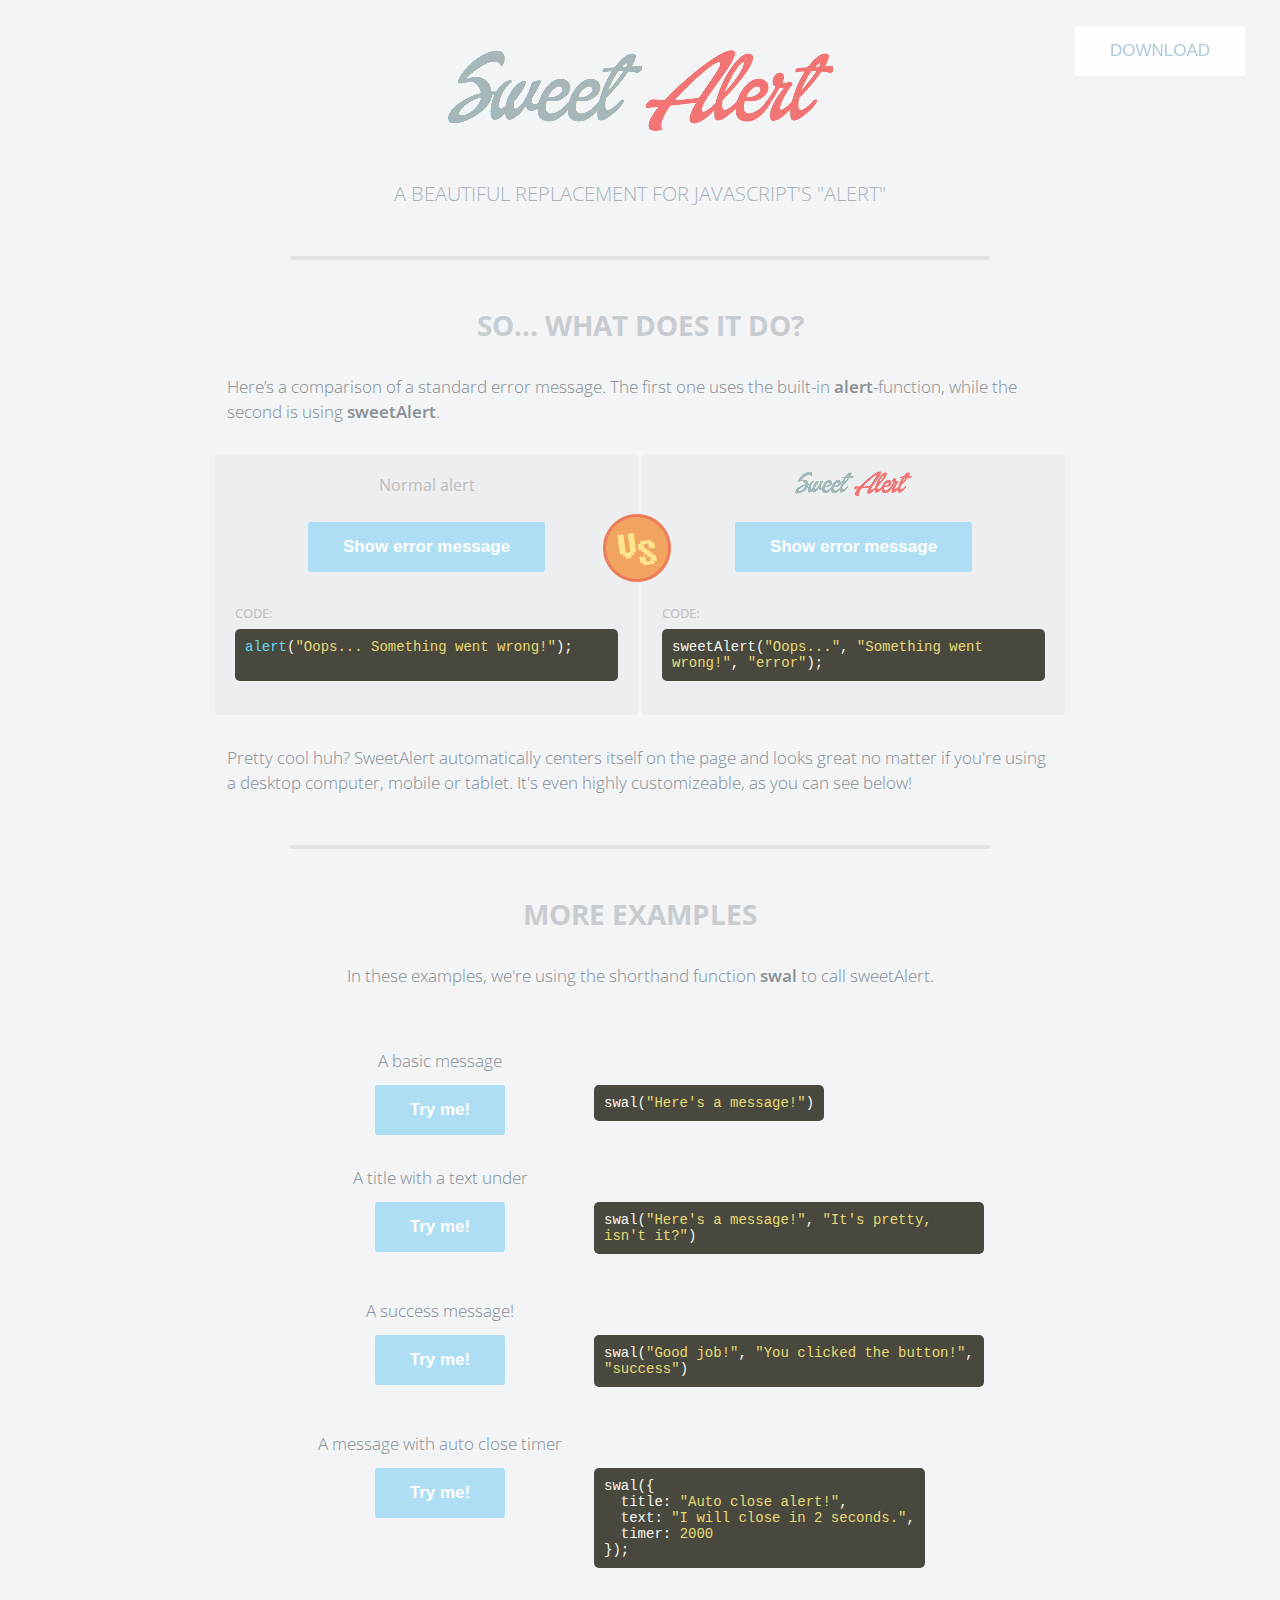
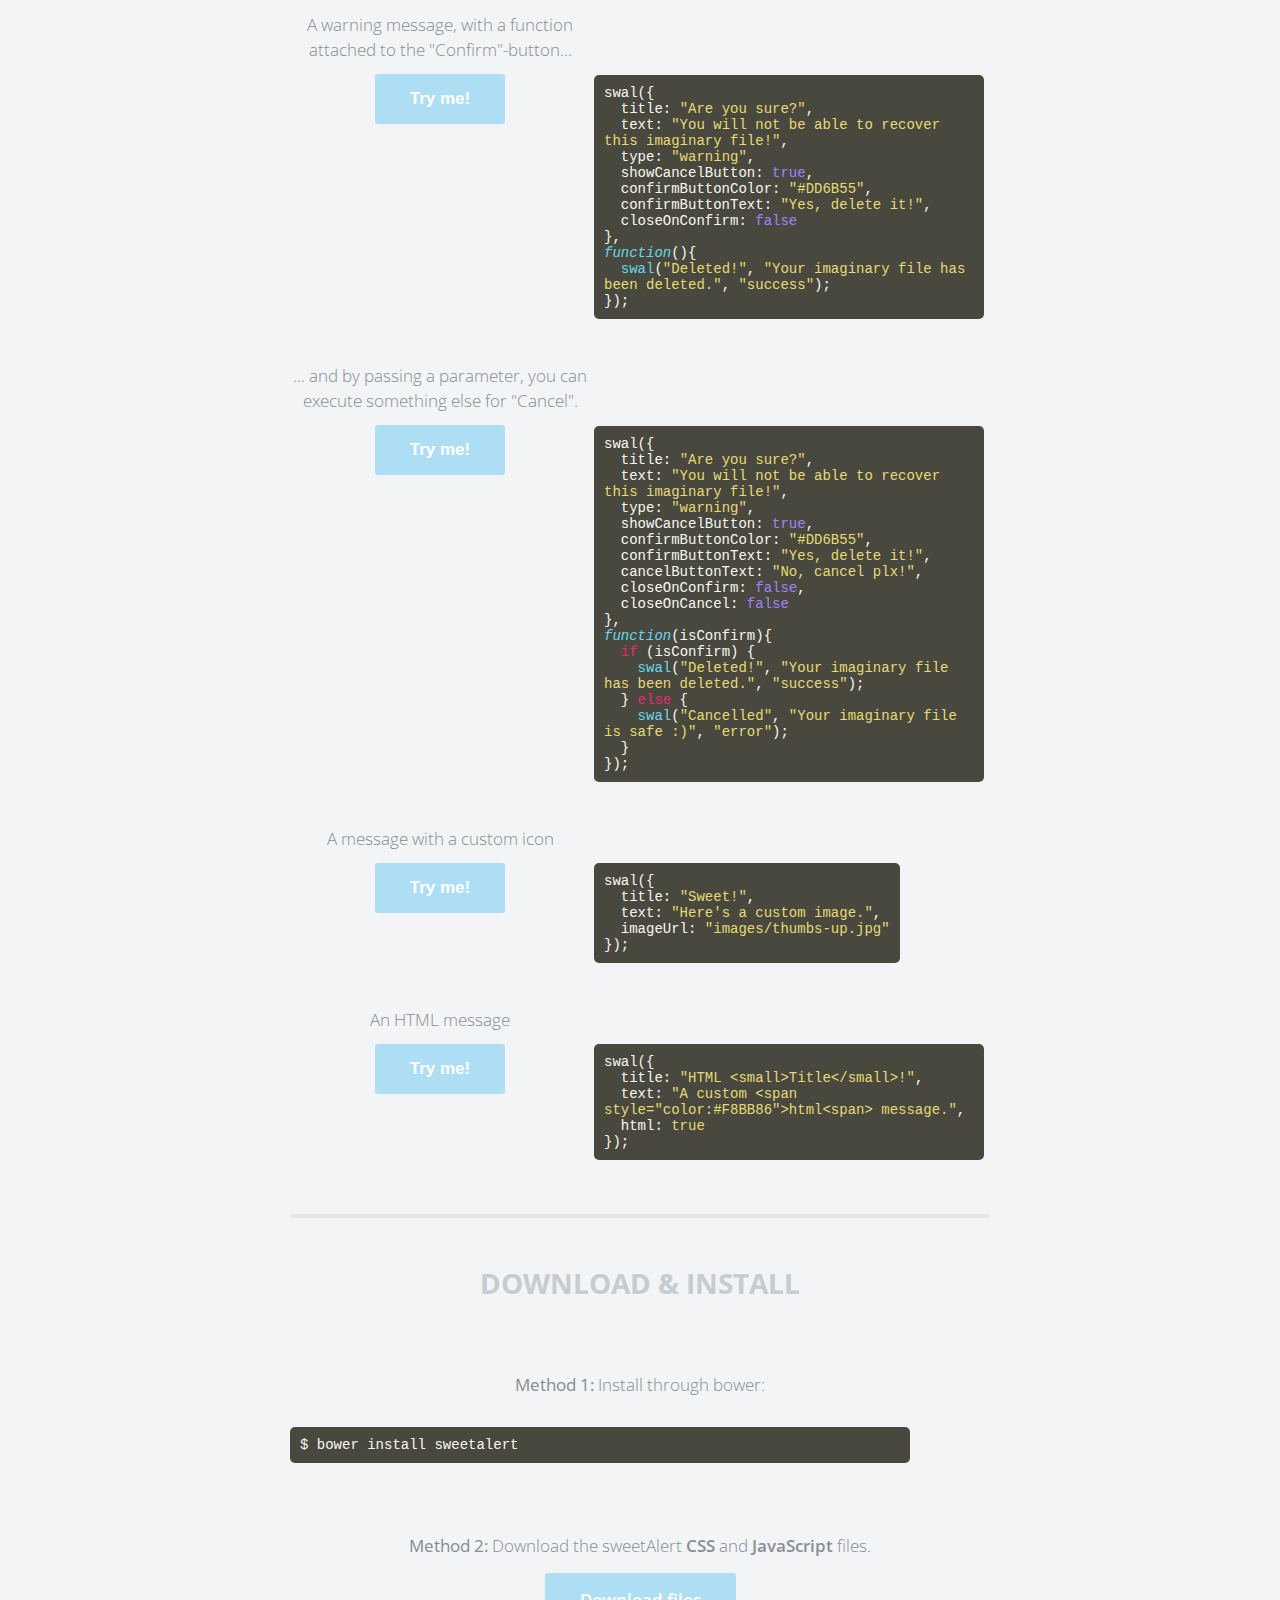
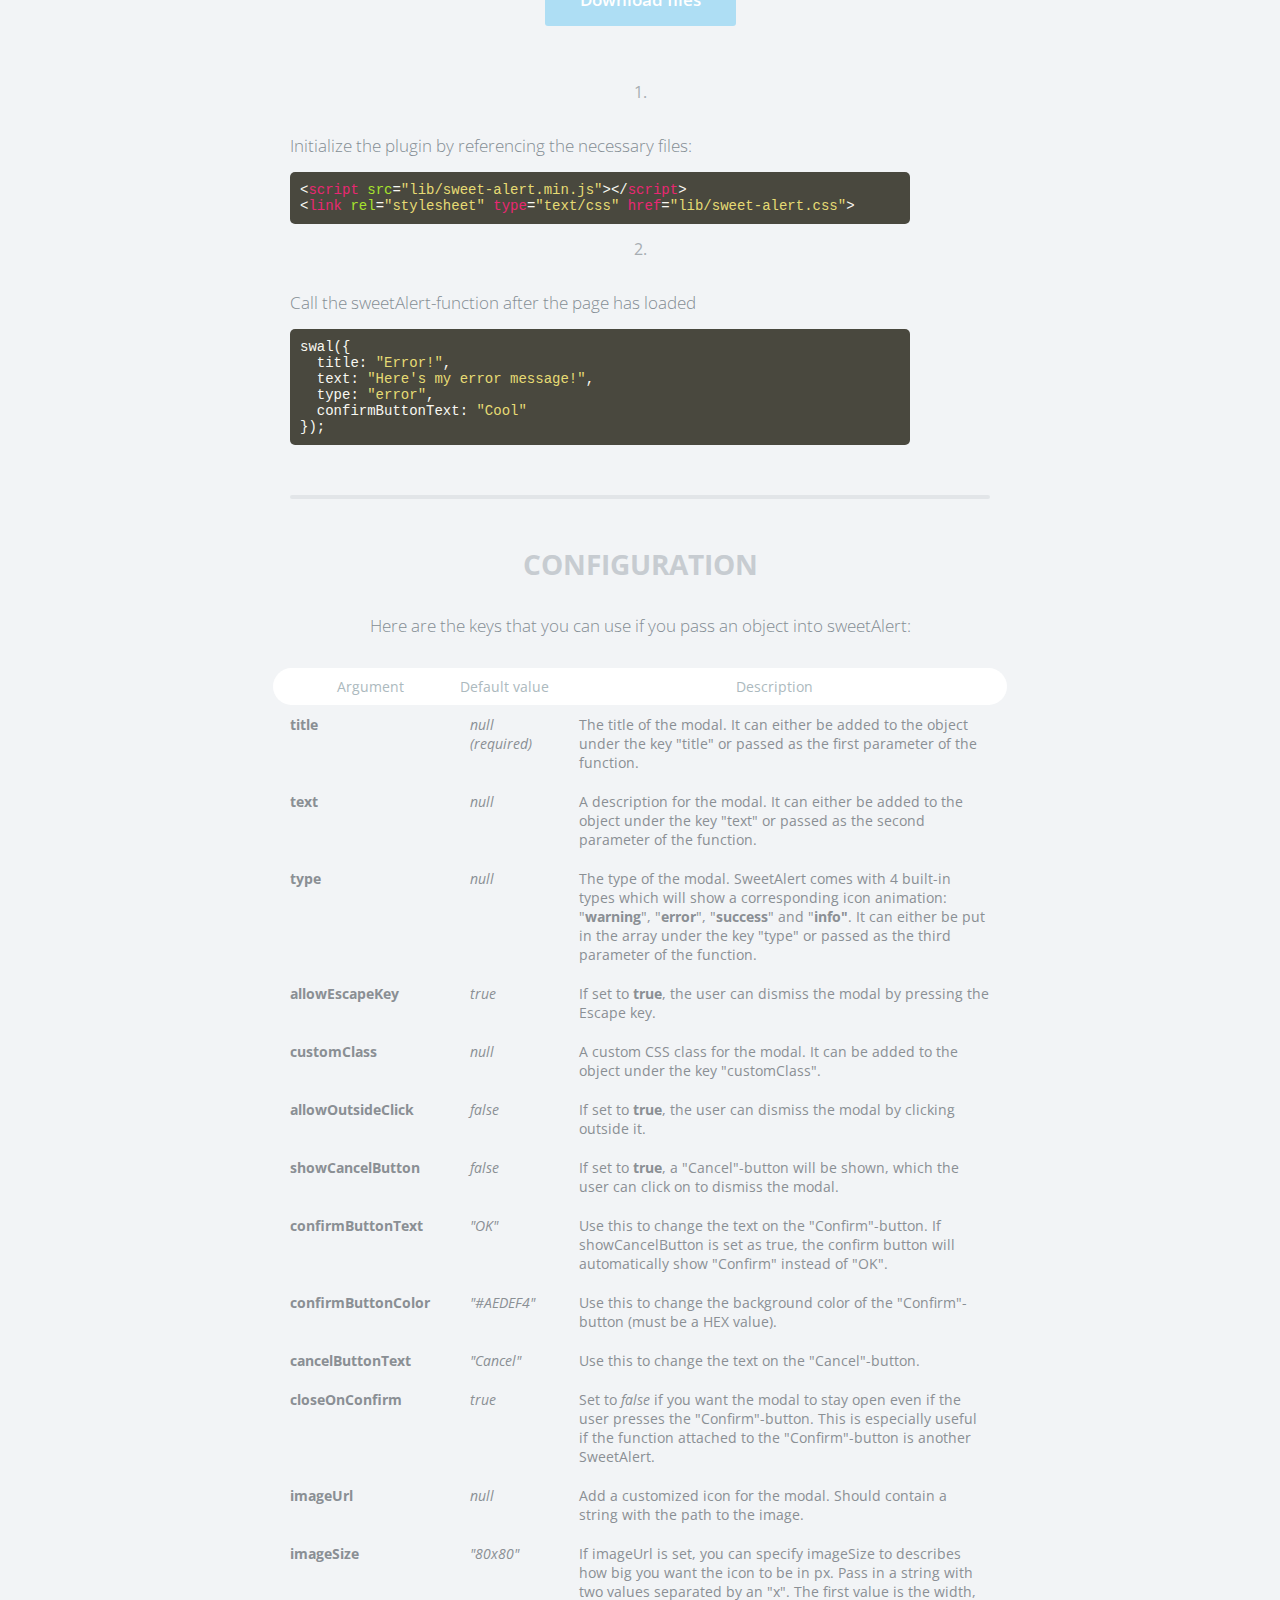
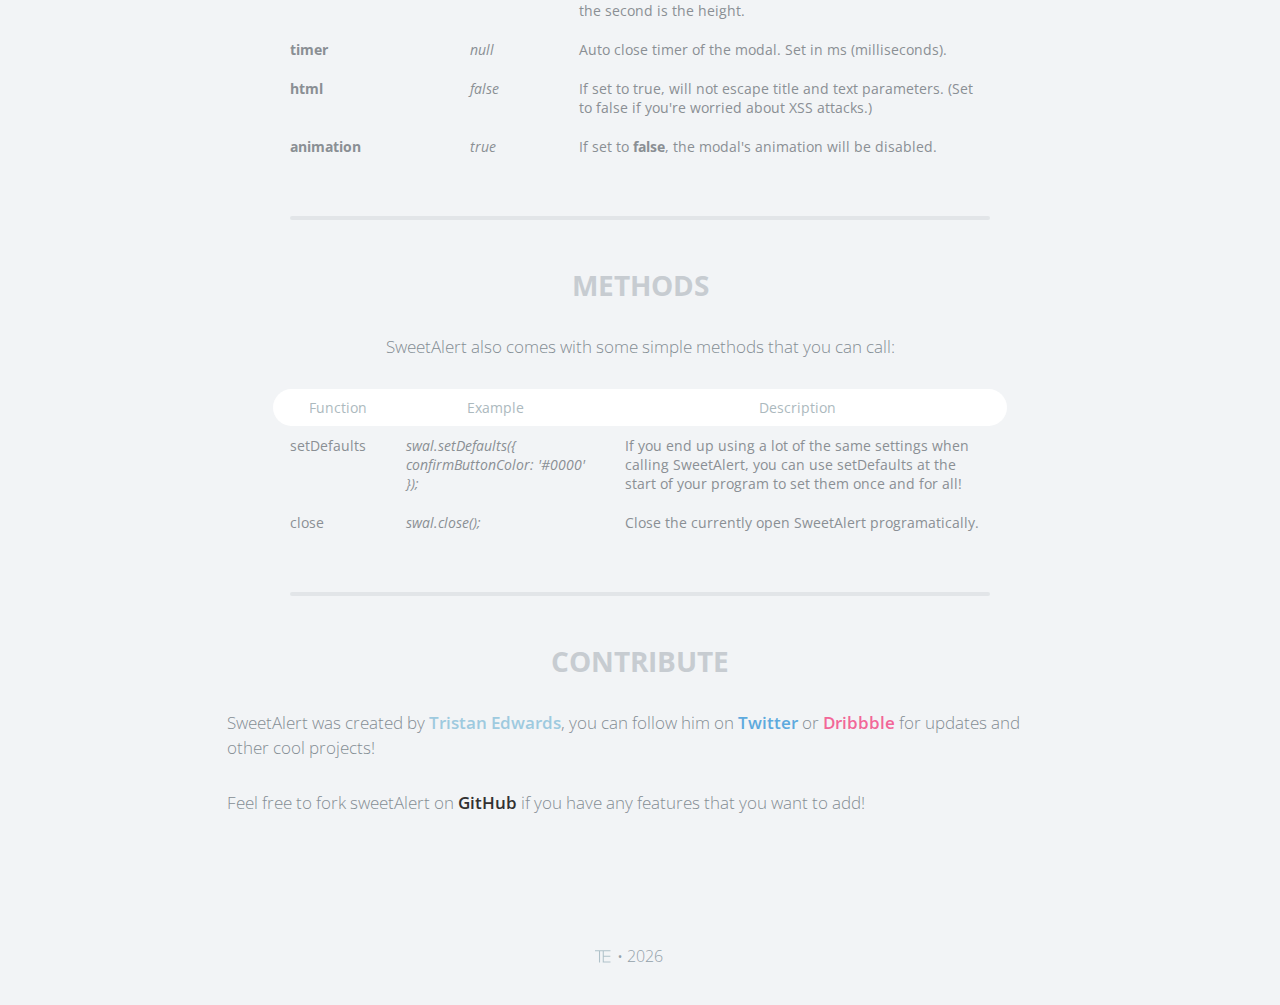
<file: sweetalert-master/example/index.html>
<!doctype html>

<html>

<head>
  <meta charset="utf-8">
  <meta name="viewport" content="width=device-width, initial-scale=1, maximum-scale=1, user-scalable=0" />
  <title>SweetAlert</title>
  
  <link rel="stylesheet" href="./example.css">

  <!-- This is what you need -->
  <script src="../lib/sweet-alert.min.js"></script>
  <link rel="stylesheet" href="../lib/sweet-alert.css">
  <!--.......................-->

</head>

<body>

<h1>Sweet Alert</h1>
<h2>A beautiful replacement for Javascript's "Alert"</h2>
<button class="download">Download</button>

<!-- What does it do? -->
<h3>So... What does it do?</h3>
<p>Here’s a comparison of a standard error message. The first one uses the built-in <strong>alert</strong>-function, while the second is using <strong>sweetAlert</strong>.</p>

<div class="showcase normal">
	<h4>Normal alert</h4>
	<button>Show error message</button>

	<h5>Code:</h5>
	<pre><span class="func">alert</span>(<span class="str">"Oops... Something went wrong!"</span>);

	</pre>

	<div class="vs-icon"></div>
</div>

<div class="showcase sweet">
	<h4>Sweet Alert</h4>
	<button>Show error message</button>

	<h5>Code:</h5>
	<pre>sweetAlert(<span class="str">"Oops..."</span>, <span class="str">"Something went wrong!"</span>, <span class="str">"error"</span>);</pre>
</div>

<p>Pretty cool huh? SweetAlert automatically centers itself on the page and looks great no matter if you're using a desktop computer, mobile or tablet. It's even highly customizeable, as you can see below!</p>


<!-- Examples -->
<h3>More examples</h3>

<p class="center">In these examples, we're using the shorthand function <strong>swal</strong> to call sweetAlert.</p>

<ul class="examples">

	<li class="message">
		<div class="ui">
			<p>A basic message</p>
			<button>Try me!</button>
		</div>
		<pre>swal(<span class="str">"Here's a message!"</span>)</pre>
	</li>

	<li class="title-text">
		<div class="ui">
			<p>A title with a text under</p>
			<button>Try me!</button>
		</div>
		<pre>swal(<span class="str">"Here's a message!"</span>, <span class="str">"It's pretty, isn't it?"</span>)</pre>
	</li>

	<li class="success">
		<div class="ui">
			<p>A success message!</p>
			<button>Try me!</button>
		</div>
		<pre>swal(<span class="str">"Good job!"</span>, <span class="str">"You clicked the button!"</span>, <span class="str">"success"</span>)</pre>
	</li>

	<li class="timer">
		<div class="ui">
			<p>A message with auto close timer</p>
			<button>Try me!</button>
		</div>
		<pre>swal({
&nbsp;&nbsp;title: <span class="str">"Auto close alert!"</span>,
&nbsp;&nbsp;text: <span class="str">"I will close in 2 seconds."</span>,
&nbsp;&nbsp;timer: <span class="str">2000</span>
});</pre>
	</li>

	<li class="warning confirm">
		<div class="ui">
			<p>A warning message, with a function attached to the "Confirm"-button...</p>
			<button>Try me!</button>
		</div>
		<pre>swal({
&nbsp;&nbsp;title: <span class="str">"Are you sure?"</span>,
&nbsp;&nbsp;text: <span class="str">"You will not be able to recover this imaginary file!"</span>,
&nbsp;&nbsp;type: <span class="str">"warning"</span>,
&nbsp;&nbsp;showCancelButton: <span class="val">true</span>,
&nbsp;&nbsp;confirmButtonColor: <span class="str">"#DD6B55"</span>,
&nbsp;&nbsp;confirmButtonText: <span class="str">"Yes, delete it!"</span>,
&nbsp;&nbsp;closeOnConfirm: <span class="val">false</span>
},
<span class="func"><i>function</i></span>(){
&nbsp;&nbsp;<span class="func">swal</span>(<span class="str">"Deleted!"</span>, <span class="str">"Your imaginary file has been deleted."</span>, <span class="str">"success"</span>);
});</pre>
	</li>

	<li class="warning cancel">
		<div class="ui">
			<p>... and by passing a parameter, you can execute something else for "Cancel".</p>
			<button>Try me!</button>
		</div>
		<pre>swal({
&nbsp;&nbsp;title: <span class="str">"Are you sure?"</span>,
&nbsp;&nbsp;text: <span class="str">"You will not be able to recover this imaginary file!"</span>,
&nbsp;&nbsp;type: <span class="str">"warning"</span>,
&nbsp;&nbsp;showCancelButton: <span class="val">true</span>,
&nbsp;&nbsp;confirmButtonColor: <span class="str">"#DD6B55"</span>,
&nbsp;&nbsp;confirmButtonText: <span class="str">"Yes, delete it!"</span>,
&nbsp;&nbsp;cancelButtonText: <span class="str">"No, cancel plx!"</span>,
&nbsp;&nbsp;closeOnConfirm: <span class="val">false</span>,
&nbsp;&nbsp;closeOnCancel: <span class="val">false</span>
},
<span class="func"><i>function</i></span>(isConfirm){
&nbsp;&nbsp;<span class="tag">if</span> (isConfirm) {
&nbsp;&nbsp;&nbsp;&nbsp;<span class="func">swal</span>(<span class="str">"Deleted!"</span>, <span class="str">"Your imaginary file has been deleted."</span>, <span class="str">"success"</span>);
&nbsp;&nbsp;} <span class="tag">else</span> {
	&nbsp;&nbsp;&nbsp;&nbsp;<span class="func">swal</span>(<span class="str">"Cancelled"</span>, <span class="str">"Your imaginary file is safe :)"</span>, <span class="str">"error"</span>);
&nbsp;&nbsp;}
});</pre>
	</li>

	<li class="custom-icon">
		<div class="ui">
			<p>A message with a custom icon</p>
			<button>Try me!</button>
		</div>
		<pre>swal({
&nbsp;&nbsp;title: <span class="str">"Sweet!"</span>,
&nbsp;&nbsp;text: <span class="str">"Here's a custom image."</span>,
&nbsp;&nbsp;imageUrl: <span class="str">"images/thumbs-up.jpg"</span>
});</pre>
	</li>

	<li class="message-html">
		<div class="ui">
			<p>An HTML message</p>
			<button>Try me!</button>
		</div>
		<pre>swal({
&nbsp;&nbsp;title: <span class="str">"HTML &lt;small&gt;Title&lt;/small&gt;!"</span>,
&nbsp;&nbsp;text: <span class="str">"A custom &lt;span style="color:#F8BB86"&gt;html&lt;span&gt; message."</span>,
&nbsp;&nbsp;html: <span class="str">true</span>
});</pre>
	</li>

</ul>


<!-- Download & Install -->
<h3 id="download-section">Download & install</h3>

<div class="center-container">
	<p class="center"><b>Method 1:</b> Install through bower:</p>
	<pre class="center">$ bower install sweetalert</pre>
</div>

<p class="center"><b>Method 2:</b> Download the sweetAlert <strong>CSS</strong> and <strong>JavaScript</strong> files.</p>

<a class="button" href="https://github.com/t4t5/sweetalert/archive/master.zip" download>Download files</a>

<ol>
	<li>
		<p>Initialize the plugin by referencing the necessary files:</p>
		<pre>&lt;<span class="tag">script</span> <span class="attr">src</span>=<span class="str">"lib/sweet-alert.min.js"</span>&gt;&lt;/<span class="tag">script</span>&gt;
&lt;<span class="tag">link</span> <span class="attr">rel</span>=<span class="str">"stylesheet"</span> <span class="tag">type</span>=<span class="str">"text/css"</span> <span class="tag">href</span>=<span class="str">"lib/sweet-alert.css"</span>&gt;</pre>
	</li>

	<li>
		<p>Call the sweetAlert-function after the page has loaded</p>
		<pre>swal({
&nbsp;&nbsp;title: <span class="str">"Error!"</span>,
&nbsp;&nbsp;text: <span class="str">"Here's my error message!"</span>,
&nbsp;&nbsp;type: <span class="str">"error"</span>,
&nbsp;&nbsp;confirmButtonText: <span class="str">"Cool"</span>
});
</pre>
	</li>
</ol>



<!-- Configuration -->
<h3>Configuration</h3>

<p class="center">Here are the keys that you can use if you pass an object into sweetAlert:</p>

<table>
	<tr class="titles">
		<th>
			<div class="border-left"></div>
			Argument
		</th>
		<th>Default value</th>
		<th>
			<div class="border-right"></div>
			Description
		</th>
	</tr>
	<tr>
		<td><b>title</b></td>
		<td><i>null (required)</i></td>
		<td>The title of the modal. It can either be added to the object under the key "title" or passed as the first parameter of the function.</td>
	</tr>
	<tr>
		<td><b>text</b></td>
		<td><i>null</i></td>
		<td>A description for the modal. It can either be added to the object under the key "text" or passed as the second parameter of the function.</td>
	</tr>
	<tr>
		<td><b>type</b></td>
		<td><i>null</i></td>
		<td>The type of the modal. SweetAlert comes with 4 built-in types which will show a corresponding icon animation: "<strong>warning</strong>", "<strong>error</strong>", "<strong>success</strong>" and "<strong>info"</strong>. It can either be put in the array under the key "type" or passed as the third parameter of the function.</td>
	</tr>
        <tr>
                <td><b>allowEscapeKey</b></td>
                <td><i>true</i></td>
                <td>If set to <strong>true</strong>, the user can dismiss the modal by pressing the Escape key.</td>
        </tr>
	<tr>
		<td><b>customClass</b></td>
		<td><i>null</i></td>
		<td>A custom CSS class for the modal. It can be added to the object under the key "customClass".</td>
	</tr>
	<tr>
		<td><b>allowOutsideClick</b></td>
		<td><i>false</i></td>
		<td>If set to <strong>true</strong>, the user can dismiss the modal by clicking outside it.</td>
	</tr>
	<tr>
		<td><b>showCancelButton</b></td>
		<td><i>false</i></td>
		<td>If set to <strong>true</strong>, a "Cancel"-button will be shown, which the user can click on to dismiss the modal.</td>
	</tr>
	<tr>
		<td><b>confirmButtonText</b></td>
		<td><i>"OK"</i></td>
		<td>Use this to change the text on the "Confirm"-button. If showCancelButton is set as true, the confirm button will automatically show "Confirm" instead of "OK".</td>
	</tr>
	<tr>
		<td><b>confirmButtonColor</b></td>
		<td><i>"#AEDEF4"</i></td>
		<td>Use this to change the background color of the "Confirm"-button (must be a HEX value).</td>
	</tr>
	<tr>
		<td><b>cancelButtonText</b></td>
		<td><i>"Cancel"</i></td>
		<td>Use this to change the text on the "Cancel"-button.</td>
	</tr>
	<tr>
		<td><b>closeOnConfirm</b></td>
		<td><i>true</i></td>
		<td>Set to <i>false</i> if you want the modal to stay open even if the user presses the "Confirm"-button. This is especially useful if the function attached to the "Confirm"-button is another SweetAlert.</td>
	</tr>
	<tr>
		<td><b>imageUrl</b></td>
		<td><i>null</i></td>
		<td>Add a customized icon for the modal. Should contain a string with the path to the image.</td>
	</tr>
	<tr>
		<td><b>imageSize</b></td>
		<td><i>"80x80"</i></td>
		<td>If imageUrl is set, you can specify imageSize to describes how big you want the icon to be in px. Pass in a string with two values separated by an "x". The first value is the width, the second is the height.</td>
	</tr>
	<tr>
		<td><b>timer</b></td>
		<td><i>null</i></td>
		<td>Auto close timer of the modal. Set in ms (milliseconds).</td>
	</tr>
	<tr>
		<td><b>html</b></td>
		<td><i>false</i></td>
		<td>If set to true, will not escape title and text parameters. (Set to false if you're worried about XSS attacks.)</td>
	</tr>
	<tr>
		<td><b>animation</b></td>
		<td><i>true</i></td>
		<td>If set to <strong>false</strong>, the modal's animation will be disabled.</td>
	</tr>
</table>


<!-- Methods -->
<h3>Methods</h3>

<p class="center">SweetAlert also comes with some simple methods that you can call:</p>

<table>
	<tr class="titles">
		<th>
			<div class="border-left"></div>
			Function
		</th>
		<th>Example</th>
		<th>
			<div class="border-right"></div>
			Description
		</th>
	</tr>
	<tr>
		<td>setDefaults</td>
		<td><i>swal.setDefaults({ confirmButtonColor: '#0000' });</i></td>
		<td>If you end up using a lot of the same settings when calling SweetAlert, you can use setDefaults at the start of your program to set them once and for all!</td>
	</tr>
	<tr>
		<td>close</td>
		<td><i>swal.close();</i></td>
		<td>Close the currently open SweetAlert programatically.</td>
	</tr>
</table>



<!-- Contribute -->
<h3>Contribute</h3>
<p>SweetAlert was created by <a href="http://tristanedwards.me" target="_blank">Tristan Edwards</a>, you can follow him on <a href="https://twitter.com/t4t5" target="_blank" class="twitter">Twitter</a> or <a href="https://dribbble.com/tristanedwards" target="_blank" class="dribbble">Dribbble</a> for updates and other cool projects!</p>
<p>Feel free to fork sweetAlert on <a href="https://github.com/t4t5/sweetalert" class="github">GitHub</a> if you have any features that you want to add!</p>


<footer>
	<span class="te-logo">TE</span> • <script>document.write(new Date().getFullYear())</script>
</footer>


<script>

document.querySelector('button.download').onclick = function(){
	$("html, body").animate({ scrollTop: $("#download-section").offset().top }, 1000);
};

document.querySelector('.showcase.normal button').onclick = function(){
	alert("Oops... Something went wrong!");
};

document.querySelector('.showcase.sweet button').onclick = function(){
	swal("Oops...", "Something went wrong!", "error");
};

document.querySelector('ul.examples li.message button').onclick = function(){
	swal("Here's a message!");
};

document.querySelector('ul.examples li.timer button').onclick = function(){
	swal({
		title: "Auto close alert!",
		text: "I will close in 2 seconds.",
		timer: 2000
	});
};

document.querySelector('ul.examples li.title-text button').onclick = function(){
	swal("Here's a message!", "It's pretty, isn't it?");
};

document.querySelector('ul.examples li.success button').onclick = function(){
	swal("Good job!", "You clicked the button!", "success");
};

document.querySelector('ul.examples li.warning.confirm button').onclick = function(){
	swal({
		title: "Are you sure?",
		text: "You will not be able to recover this imaginary file!",
		type: "warning",
		showCancelButton: true,
		confirmButtonColor: '#DD6B55',
		confirmButtonText: 'Yes, delete it!',
		closeOnConfirm: false
	},
	function(){
		swal("Deleted!", "Your imaginary file has been deleted!", "success");
	});
};

document.querySelector('ul.examples li.warning.cancel button').onclick = function(){
	swal({
		title: "Are you sure?",
		text: "You will not be able to recover this imaginary file!",
		type: "warning",
		showCancelButton: true,
		confirmButtonColor: '#DD6B55',
		confirmButtonText: 'Yes, delete it!',
		cancelButtonText: "No, cancel plx!",
		closeOnConfirm: false,
		closeOnCancel: false
	},
	function(isConfirm){
    if (isConfirm){
      swal("Deleted!", "Your imaginary file has been deleted!", "success");
    } else {
      swal("Cancelled", "Your imaginary file is safe :)", "error");
    }
	});
};

document.querySelector('ul.examples li.custom-icon button').onclick = function(){
	swal({
		title: "Sweet!",
		text: "Here's a custom image.",
		imageUrl: 'images/thumbs-up.jpg'
	});
};

document.querySelector('ul.examples li.message-html button').onclick = function(){
	swal({
		title: "HTML <small>Title</small>!",
		text: 'A custom <span style="color:#F8BB86">html<span> message.',
		html: true
	});
};

</script>



</body>

</html>
</file>
<file: sweetalert-master/example/example.css>
@import url(http://fonts.googleapis.com/css?family=Open+Sans:400,600,700,300);
@import url(http://fonts.googleapis.com/css?family=Open+Sans+Condensed:700);
body {
  background-color: #f2f4f6;
  font-family: 'Open Sans', sans-serif;
  text-align: center; }

h1 {
  background-image: url("images/logo_big.png");
  background-image: -webkit-image-set(url("images/logo_big.png") 1x, url("images/logo_big@2x.png") 2x);
  width: 385px;
  height: 81px;
  text-indent: -9999px;
  white-space: nowrap;
  margin: 50px auto; }
  @media all and (max-width: 420px) {
    h1 {
      width: 300px;
      background-size: contain;
      background-repeat: no-repeat;
      background-position: center; } }
  @media all and (max-width: 330px) {
    h1 {
      width: 250px; } }

h2 {
  font-size: 20px;
  color: #A9B2BC;
  line-height: 25px;
  text-transform: uppercase;
  font-weight: 300;
  text-align: center;
  display: block; }

h3 {
  font-size: 28px;
  color: #C7CCD1;
  text-transform: uppercase;
  font-family: 'Open Sans Condensed', sans-serif;
  margin-top: 100px;
  text-align: center;
  position: relative; }
  h3#download-section {
    margin-top: 50px;
    padding-top: 40px; }
  h3::after {
    content: "";
    background-color: #e2e5e8;
    height: 4px;
    width: 700px;
    left: 50%;
    margin-left: -350px;
    position: absolute;
    margin-top: -50px;
    border-radius: 2px; }
    @media all and (max-width: 740px) {
      h3::after {
        width: auto;
        left: 20px;
        right: 20px;
        margin-left: 0; } }

a {
  text-decoration: none; }

p {
  max-width: 826px;
  margin: 30px auto;
  font-size: 17px;
  font-weight: 300;
  color: #848D94;
  line-height: 25px;
  text-align: left; }
  p.center {
    text-align: center; }
  p strong {
    color: #8A8F94;
    font-weight: 600; }
  p a {
    color: #9ECADF;
    font-weight: 600; }
    p a:hover {
      text-decoration: underline; }
    p a.twitter {
      color: #5eaade; }
    p a.dribbble {
      color: #f26798; }
    p a.github {
      color: #323131; }

button, .button {
  background-color: #AEDEF4;
  color: white;
  border: none;
  box-shadow: none;
  font-size: 17px;
  font-weight: 500;
  font-weight: 600;
  border-radius: 3px;
  padding: 15px 35px;
  margin: 26px 5px 0 5px;
  cursor: pointer; }
  button:focus, .button:focus {
    outline: none; }
  button:hover, .button:hover {
    background-color: #a1d9f2; }
  button:active, .button:active {
    background-color: #81ccee; }
  button.cancel, .button.cancel {
    background-color: #D0D0D0; }
    button.cancel:hover, .button.cancel:hover {
      background-color: #c8c8c8; }
    button.cancel:active, .button.cancel:active {
      background-color: #b6b6b6; }
  button.download, .button.download {
    position: fixed;
    right: 30px;
    top: 0;
    background-color: rgba(255, 255, 255, 0.9);
    color: #ABCADA;
    font-weight: 500;
    text-transform: uppercase;
    z-index: 3; }
    @media all and (max-width: 1278px) {
      button.download, .button.download {
        display: none; } }

.center-container {
  max-width: 700px;
  margin: 70px auto; }

pre {
  background-color: #49483e;
  color: #f8f8f2;
  padding: 10px;
  border-radius: 5px;
  white-space: pre-line;
  text-align: left;
  font-size: 14px;
  max-width: 600px; }
  pre .str {
    color: #e6db74; }
  pre .func {
    color: #66d9ef; }
  pre .val {
    color: #a381ff; }
  pre .tag {
    color: #e92772; }
  pre .attr {
    color: #a6e22d; }

.showcase {
  background-color: #eceef0;
  padding: 20px;
  display: inline-block;
  width: 383px;
  vertical-align: top;
  position: relative; }
  @media all and (max-width: 865px) {
    .showcase {
      margin: 5px auto;
      padding: 46px 20px; } }
  @media all and (max-width: 440px) {
    .showcase {
      width: auto; } }
  .showcase h4 {
    font-size: 16px;
    color: #BCBCBC;
    line-height: 22px;
    margin: 0 auto;
    font-weight: 400; }
  .showcase.sweet h4 {
    width: 117px;
    height: 25px;
    margin-top: -3px;
    text-indent: -9999px;
    background-image: url("images/logo_small.png");
    background-image: -webkit-image-set(url("images/logo_small.png") 1x, url("images/logo_small@2x.png") 2x); }
  .showcase h5 {
    margin-bottom: -7px;
    text-align: left;
    font-weight: 500;
    text-transform: uppercase;
    color: #c2c2c2; }
  .showcase button {
    margin-bottom: 10px; }
  .showcase .vs-icon {
    background-image: url("images/vs_icon.png");
    background-image: -webkit-image-set(url("images/vs_icon.png") 1x, url("images/vs_icon@2x.png") 2x);
    width: 69px;
    height: 69px;
    position: absolute;
    right: -34px;
    top: 60px;
    z-index: 2; }
    @media all and (max-width: 865px) {
      .showcase .vs-icon {
        margin: 5px auto;
        right: auto;
        left: 50%;
        margin-left: -35px;
        top: auto;
        bottom: -35px; } }

ul.examples {
  list-style-type: none;
  width: 700px;
  margin: 0 auto;
  text-align: left;
  padding-left: 0; }
  @media all and (max-width: 758px) {
    ul.examples {
      width: auto; } }
  ul.examples li {
    padding-left: 0; }
  ul.examples .ui, ul.examples pre {
    display: inline-block;
    vertical-align: top; }
    @media all and (max-width: 758px) {
      ul.examples .ui, ul.examples pre {
        display: block;
        max-width: none;
        margin: 0 auto; } }
  ul.examples .ui {
    width: 300px;
    text-align: center; }
    ul.examples .ui button {
      margin-top: 12px; }
    ul.examples .ui p {
      text-align: center;
      margin-bottom: 0; }
  ul.examples pre {
    max-width: 370px;
    margin-top: 67px; }
    @media all and (max-width: 758px) {
      ul.examples pre {
        margin-top: 16px !important;
        margin-bottom: 60px; } }
  ul.examples .warning pre {
    margin-top: 93px; }

ol {
  max-width: 700px;
  margin: 70px auto;
  list-style-position: inside;
  padding-left: 0; }
  ol li {
    color: #A7ADB2; }
    ol li p {
      margin-bottom: 10px; }

table {
  width: 700px;
  font-size: 14px;
  color: #8a8f94;
  margin: 10px auto;
  text-align: left;
  border-collapse: collapse; }
  @media all and (max-width: 750px) {
    table {
      width: auto;
      margin: 10px 20px; } }
  table th {
    background-color: white;
    padding: 9px;
    color: #acb9be;
    font-weight: 400;
    text-align: center;
    position: relative; }
    table th .border-left, table th .border-right {
      position: absolute;
      background-color: white;
      border-radius: 50%;
      top: 0;
      left: -17px;
      width: 37px;
      height: 37px; }
    table th .border-right {
      left: auto;
      right: -17px; }
    @media all and (max-width: 750px) {
      table th:nth-child(2) {
        display: none; } }
  table td {
    padding: 10px 20px;
    vertical-align: top; }
    table td:first-child {
      padding-left: 0px; }
    table td:last-child {
      padding-right: 0px; }
    @media all and (max-width: 750px) {
      table td:nth-child(2) {
        display: none; } }
    @media all and (max-width: 360px) {
      table td {
        padding: 10px 4px; }
        table td b {
          font-size: 13px; } }

footer {
  margin-top: 100px;
  padding-bottom: 30px;
  color: #9A999F;
  display: inline-block;
  position: relative;
  color: gray;
  font-weight: 400;
  color: #93a1aa;
  font-weight: 300; }
  footer .te-logo {
    text-indent: -99999px;
    background-size: contain;
    background-repeat: no-repeat;
    background-position: center center;
    height: 16px;
    width: 16px;
    display: inline-block;
    margin-right: 5px;
    background-image: url("images/te-logo-small.svg");
    position: absolute;
    left: -22px;
    top: 3px; }
</file>
<file: sweetalert-master/lib/sweet-alert.css>
.sweet-overlay{background-color:#000;-ms-filter:"progid:DXImageTransform.Microsoft.Alpha(Opacity=40)";background-color:rgba(0,0,0,.4);position:fixed;left:0;right:0;top:0;bottom:0;display:none;z-index:10000}.sweet-alert{background-color:#fff;font-family:'Open Sans','Helvetica Neue',Helvetica,Arial,sans-serif;width:478px;padding:17px;border-radius:5px;text-align:center;position:fixed;left:50%;top:50%;margin-left:-256px;margin-top:-200px;overflow:hidden;display:none;z-index:99999}@media all and (max-width:540px){.sweet-alert{width:auto;margin-left:0;margin-right:0;left:15px;right:15px}}.sweet-alert h2{color:#575757;font-size:30px;text-align:center;font-weight:600;text-transform:none;position:relative;margin:25px 0;padding:0;line-height:40px;display:block}.sweet-alert p{color:#797979;font-size:16px;font-weight:300;position:relative;text-align:inherit;float:none;margin:0;padding:0;line-height:normal}.sweet-alert button{background-color:#AEDEF4;color:#fff;border:none;box-shadow:none;font-size:17px;font-weight:500;-webkit-border-radius:4px;border-radius:5px;padding:10px 32px;margin:26px 5px 0;cursor:pointer}.sweet-alert button:focus{outline:0;box-shadow:0 0 2px rgba(128,179,235,.5),inset 0 0 0 1px rgba(0,0,0,.05)}.sweet-alert button:hover{background-color:#a1d9f2}.sweet-alert button:active{background-color:#81ccee}.sweet-alert button.cancel{background-color:#D0D0D0}.sweet-alert button.cancel:hover{background-color:#c8c8c8}.sweet-alert button.cancel:active{background-color:#b6b6b6}.sweet-alert button.cancel:focus{box-shadow:rgba(197,205,211,.8) 0 0 2px,rgba(0,0,0,.0470588) 0 0 0 1px inset!important}.sweet-alert button::-moz-focus-inner{border:0}.sweet-alert[data-has-cancel-button=false] button{box-shadow:none!important}.sweet-alert .icon{width:80px;height:80px;border:4px solid gray;-webkit-border-radius:40px;border-radius:50%;margin:20px auto;padding:0;position:relative;box-sizing:content-box}.sweet-alert .icon.error{border-color:#F27474}.sweet-alert .icon.error .x-mark{position:relative;display:block}.sweet-alert .icon.error .line{position:absolute;height:5px;width:47px;background-color:#F27474;display:block;top:37px;border-radius:2px}.sweet-alert .icon.error .line.left{-webkit-transform:rotate(45deg);transform:rotate(45deg);left:17px}.sweet-alert .icon.error .line.right{-webkit-transform:rotate(-45deg);transform:rotate(-45deg);right:16px}.sweet-alert .icon.warning{border-color:#F8BB86}.sweet-alert .icon.warning .body{position:absolute;width:5px;height:47px;left:50%;top:10px;-webkit-border-radius:2px;border-radius:2px;margin-left:-2px;background-color:#F8BB86}.sweet-alert .icon.warning .dot{position:absolute;width:7px;height:7px;-webkit-border-radius:50%;border-radius:50%;margin-left:-3px;left:50%;bottom:10px;background-color:#F8BB86}.sweet-alert .icon.info{border-color:#C9DAE1}.sweet-alert .icon.info::before{content:"";position:absolute;width:5px;height:29px;left:50%;bottom:17px;border-radius:2px;margin-left:-2px;background-color:#C9DAE1}.sweet-alert .icon.info::after{content:"";position:absolute;width:7px;height:7px;border-radius:50%;margin-left:-3px;top:19px;background-color:#C9DAE1}.sweet-alert .icon.success{border-color:#A5DC86}.sweet-alert .icon.success::after,.sweet-alert .icon.success::before{content:'';position:absolute;width:60px;height:120px;background:#fff;-webkit-transform:rotate(45deg);transform:rotate(45deg)}.sweet-alert .icon.success::before{-webkit-border-radius:120px 0 0 120px;border-radius:120px 0 0 120px;top:-7px;left:-33px;-webkit-transform:rotate(-45deg);transform:rotate(-45deg);-webkit-transform-origin:60px 60px;transform-origin:60px 60px}.sweet-alert .icon.success::after{-webkit-border-radius:0 120px 120px 0;border-radius:0 120px 120px 0;top:-11px;left:30px;-webkit-transform:rotate(-45deg);transform:rotate(-45deg);-webkit-transform-origin:0 60px;transform-origin:0 60px}.sweet-alert .icon.success .placeholder{width:80px;height:80px;border:4px solid rgba(165,220,134,.2);-webkit-border-radius:40px;border-radius:50%;box-sizing:content-box;position:absolute;left:-4px;top:-4px;z-index:2}.sweet-alert .icon.success .fix{width:5px;height:90px;background-color:#fff;position:absolute;left:28px;top:8px;z-index:1;-webkit-transform:rotate(-45deg);transform:rotate(-45deg)}.sweet-alert .icon.success .line{height:5px;background-color:#A5DC86;display:block;border-radius:2px;position:absolute;z-index:2}.sweet-alert .icon.success .line.tip{width:25px;left:14px;top:46px;-webkit-transform:rotate(45deg);transform:rotate(45deg)}.sweet-alert .icon.success .line.long{width:47px;right:8px;top:38px;-webkit-transform:rotate(-45deg);transform:rotate(-45deg)}.sweet-alert .icon.custom{background-size:contain;border-radius:0;border:none;background-position:center center;background-repeat:no-repeat}@-webkit-keyframes showSweetAlert{0%{transform:scale(.7);-webkit-transform:scale(.7)}45%{transform:scale(1.05);-webkit-transform:scale(1.05)}80%{transform:scale(.95);-webkit-tranform:scale(.95)}100%{transform:scale(1);-webkit-transform:scale(1)}}@keyframes showSweetAlert{0%{transform:scale(.7);-webkit-transform:scale(.7)}45%{transform:scale(1.05);-webkit-transform:scale(1.05)}80%{transform:scale(.95);-webkit-tranform:scale(.95)}100%{transform:scale(1);-webkit-transform:scale(1)}}@-webkit-keyframes hideSweetAlert{0%{transform:scale(1);-webkit-transform:scale(1)}100%{transform:scale(.5);-webkit-transform:scale(.5)}}@keyframes hideSweetAlert{0%{transform:scale(1);-webkit-transform:scale(1)}100%{transform:scale(.5);-webkit-transform:scale(.5)}}.showSweetAlert{-webkit-animation:showSweetAlert .3s;animation:showSweetAlert .3s}.showSweetAlert[data-animation=none]{-webkit-animation:none;animation:none}.hideSweetAlert{-webkit-animation:hideSweetAlert .2s;animation:hideSweetAlert .2s}.hideSweetAlert[data-animation=none]{-webkit-animation:none;animation:none}@-webkit-keyframes animateSuccessTip{0%,54%{width:0;left:1px;top:19px}70%{width:50px;left:-8px;top:37px}84%{width:17px;left:21px;top:48px}100%{width:25px;left:14px;top:45px}}@keyframes animateSuccessTip{0%,54%{width:0;left:1px;top:19px}70%{width:50px;left:-8px;top:37px}84%{width:17px;left:21px;top:48px}100%{width:25px;left:14px;top:45px}}@-webkit-keyframes animateSuccessLong{0%,65%{width:0;right:46px;top:54px}84%{width:55px;right:0;top:35px}100%{width:47px;right:8px;top:38px}}@keyframes animateSuccessLong{0%,65%{width:0;right:46px;top:54px}84%{width:55px;right:0;top:35px}100%{width:47px;right:8px;top:38px}}@-webkit-keyframes rotatePlaceholder{0%,5%{transform:rotate(-45deg);-webkit-transform:rotate(-45deg)}100%,12%{transform:rotate(-405deg);-webkit-transform:rotate(-405deg)}}@keyframes rotatePlaceholder{0%,5%{transform:rotate(-45deg);-webkit-transform:rotate(-45deg)}100%,12%{transform:rotate(-405deg);-webkit-transform:rotate(-405deg)}}.animateSuccessTip{-webkit-animation:animateSuccessTip .75s;animation:animateSuccessTip .75s}.animateSuccessLong{-webkit-animation:animateSuccessLong .75s;animation:animateSuccessLong .75s}.icon.success.animate::after{-webkit-animation:rotatePlaceholder 4.25s ease-in;animation:rotatePlaceholder 4.25s ease-in}@-webkit-keyframes animateErrorIcon{0%{transform:rotateX(100deg);-webkit-transform:rotateX(100deg);opacity:0}100%{transform:rotateX(0deg);-webkit-transform:rotateX(0deg);opacity:1}}@keyframes animateErrorIcon{0%{transform:rotateX(100deg);-webkit-transform:rotateX(100deg);opacity:0}100%{transform:rotateX(0deg);-webkit-transform:rotateX(0deg);opacity:1}}.animateErrorIcon{-webkit-animation:animateErrorIcon .5s;animation:animateErrorIcon .5s}@-webkit-keyframes animateXMark{0%,50%{transform:scale(.4);-webkit-transform:scale(.4);margin-top:26px;opacity:0}80%{transform:scale(1.15);-webkit-transform:scale(1.15);margin-top:-6px}100%{transform:scale(1);-webkit-transform:scale(1);margin-top:0;opacity:1}}@keyframes animateXMark{0%,50%{transform:scale(.4);-webkit-transform:scale(.4);margin-top:26px;opacity:0}80%{transform:scale(1.15);-webkit-transform:scale(1.15);margin-top:-6px}100%{transform:scale(1);-webkit-transform:scale(1);margin-top:0;opacity:1}}.animateXMark{-webkit-animation:animateXMark .5s;animation:animateXMark .5s}@-webkit-keyframes pulseWarning{0%{border-color:#F8D486}100%{border-color:#F8BB86}}@keyframes pulseWarning{0%{border-color:#F8D486}100%{border-color:#F8BB86}}.pulseWarning{-webkit-animation:pulseWarning .75s infinite alternate;animation:pulseWarning .75s infinite alternate}@-webkit-keyframes pulseWarningIns{0%{background-color:#F8D486}100%{background-color:#F8BB86}}@keyframes pulseWarningIns{0%{background-color:#F8D486}100%{background-color:#F8BB86}}.pulseWarningIns{-webkit-animation:pulseWarningIns .75s infinite alternate;animation:pulseWarningIns .75s infinite alternate}
</file>
